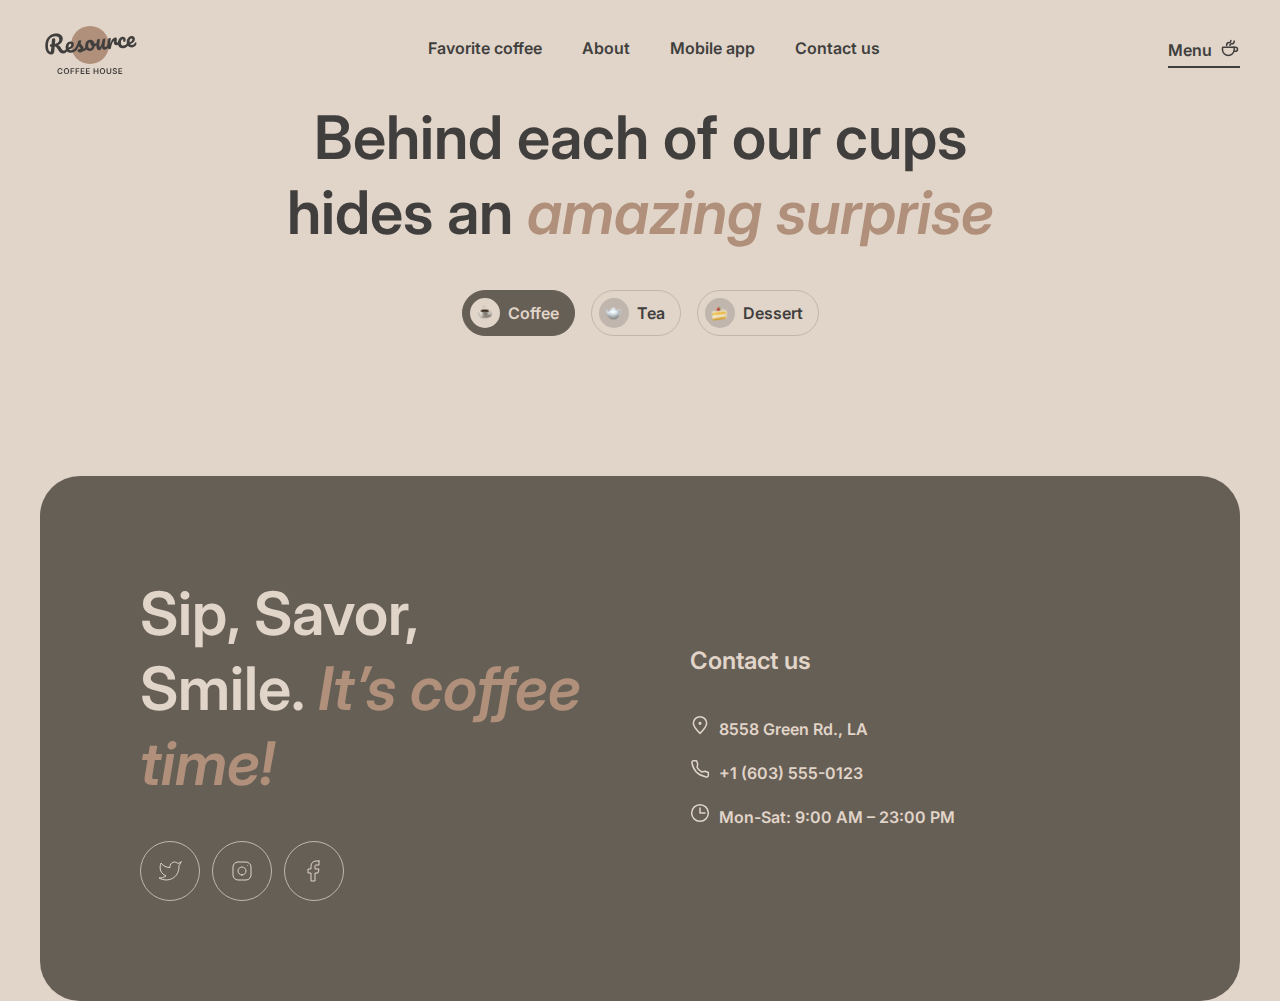
<file: menu.html>
<!DOCTYPE html>
<html lang="en">

<head>
  <meta charset="UTF-8">
  <meta name="viewport" content="width=device-width, initial-scale=1.0">
  <link rel="stylesheet" href="css/app.css">
  <!-- <link href="https://fonts.cdnfonts.com/css/inter?styles=29139,29140,29141" rel="stylesheet"> -->
  <link rel="preconnect" href="https://fonts.googleapis.com">
  <link rel="preconnect" href="https://fonts.gstatic.com" crossorigin>
  <link href="https://fonts.googleapis.com/css2?family=Inter:wght@400;600&display=swap" rel="stylesheet">
  <title>Coffee-House</title>
  <link rel="icon" href="img/icon/favicon.svg" type="image/x-icon">

</head>

<body>

  <div class="body-wraper">
    <header class="container header">
      <nav class="nav">
        <a href="index.html" class="menu__logo"><img src="img/icon/logo.svg" alt="logo"></a>
        <ul class="nav__box">
          <li></li>
          <li><a href="index.html#favorite-coffee" class="nav__link">Favorite coffee</a></li>
          <li><a href="index.html#about" class="nav__link">About</a></li>
          <li><a href="index.html#mobile-app" class="nav__link">Mobile app</a></li>
          <li><a href="#contact" class="nav__link">Contact us</a></li>
          <li> <a class="nav__link p p-bold nav__link--active " href="">Menu
              <img class="nav__icon" src="img/icon/coffee-cup.svg" alt="icon cup of coffe">
            </a>
          </li>
        </ul>
        <div class="burger">
          <span class="burger__line-1">
          </span>
          <span class="burger__line-2">
          </span>
        </div>
      </nav>
    </header>

    <section class="container offer">
      <h1 class="h2 offer__h1">Behind each of our cups hides an <span class="accent">amazing surprise</span></h1>
      <div class="offer__list mt-40">
        <button class="button button-type button-type--active" id="button-coffee">
          <img class="button-type__icon" src="img/icon/coffee.svg" alt="coffe-icon">
          <span class="p p-bold button-type__text ">Coffee</span>
        </button>
        <button class="button button-type" id="button-tea">
          <span class="button-type__icon"><img src="img/icon/tea.svg" alt="tea-icon"></span>
          <span class="p p-bold button-type__text">Tea</span>
        </button>
        <button class="button button-type" id="button-dessert">
          <span class="button-type__icon"><img src="img/icon/dessert.svg" alt="coffe-icon"></span>
          <span class="p p-bold button-type__text">Dessert</span>
        </button>
      </div>
    </section>

    <section class="container mt-40">

      <div class="catalog">
      </div>
      <div class="button-refresh button">
        <svg class="button-refresh__icon" xmlns="http://www.w3.org/2000/svg" width="24" height="24" viewBox="0 0 24 24"
          fill="none">
          <path
            d="M21.8883 13.5C21.1645 18.3113 17.013 22 12 22C6.47715 22 2 17.5228 2 12C2 6.47715 6.47715 2 12 2C16.1006 2 19.6248 4.46819 21.1679 8"
            stroke="#403F3D" stroke-linecap="round" stroke-linejoin="round" />
          <path d="M17 8H21.4C21.7314 8 22 7.73137 22 7.4V3" stroke="#403F3D" stroke-linecap="round"
            stroke-linejoin="round" />
        </svg>
      </div>
    </section>

    <footer id="contact" class="container mt-100">
      <div class="footer">
        <div class="footer__wrapper">
          <h2 class="light-color h2">Sip, Savor, Smile. <span class="accent">It’s coffee time!</span></h2>
          <div class="footer__button mt-40">
            <a class="button social-media-btn">
              <svg class="social-media-btn__icon" xmlns="http://www.w3.org/2000/svg" width="24" height="24"
                viewBox="0 0 24 24" fill="none">
                <path
                  d="M23 3.01006C23 3.01006 20.9821 4.20217 19.86 4.54006C19.2577 3.84757 18.4573 3.35675 17.567 3.13398C16.6767 2.91122 15.7395 2.96725 14.8821 3.29451C14.0247 3.62177 13.2884 4.20446 12.773 4.96377C12.2575 5.72309 11.9877 6.62239 12 7.54006V8.54006C10.2426 8.58562 8.50127 8.19587 6.93101 7.4055C5.36074 6.61513 4.01032 5.44869 3 4.01006C3 4.01006 -1 13.0101 8 17.0101C5.94053 18.408 3.48716 19.109 1 19.0101C10 24.0101 21 19.0101 21 7.51006C20.9991 7.23151 20.9723 6.95365 20.92 6.68006C21.9406 5.67355 23 3.01006 23 3.01006Z"
                  stroke="#E1D4C9" stroke-linecap="round" stroke-linejoin="round" />
              </svg>
            </a>
            <a class="button social-media-btn">
              <svg class="social-media-btn__icon" xmlns="http://www.w3.org/2000/svg" width="24" height="24"
                viewBox="0 0 24 24" fill="none">
                <path
                  d="M12 16C14.2091 16 16 14.2091 16 12C16 9.79086 14.2091 8 12 8C9.79086 8 8 9.79086 8 12C8 14.2091 9.79086 16 12 16Z"
                  stroke="#E1D4C9" stroke-linecap="round" stroke-linejoin="round" />
                <path
                  d="M3 16V8C3 5.23858 5.23858 3 8 3H16C18.7614 3 21 5.23858 21 8V16C21 18.7614 18.7614 21 16 21H8C5.23858 21 3 18.7614 3 16Z"
                  stroke="#E1D4C9" />
                <path d="M17.5 6.51L17.51 6.49889" stroke="#E1D4C9" stroke-linecap="round" stroke-linejoin="round" />
              </svg>
            </a>
            <a class="button social-media-btn">
              <svg class="social-media-btn__icon" xmlns="http://www.w3.org/2000/svg" width="24" height="24"
                viewBox="0 0 24 24" fill="none">
                <path
                  d="M17 2H14C12.6739 2 11.4021 2.52678 10.4645 3.46447C9.52678 4.40215 9 5.67392 9 7V10H6V14H9V22H13V14H16L17 10H13V7C13 6.73478 13.1054 6.48043 13.2929 6.29289C13.4804 6.10536 13.7348 6 14 6H17V2Z"
                  stroke="#E1D4C9" stroke-linecap="round" stroke-linejoin="round" />
              </svg>
            </a>
          </div>
        </div>
        <div class="footer__contact">
          <h3 class="h3 light-color">Contact us</h3>
          <div class="footer__menu mt-40">
            <a class="footer__item p p-bold light-color"
              href="https://www.google.com/maps/place/Ruma/@44.9882337,19.7540263,12z/data=!3m1!4b1!4m18!1m11!4m10!1m4!2m2!1d20.4857003!2d44.8036585!4e1!1m3!2m2!1d18.4535477!2d45.2855547!3e3!3m5!1s0x475babf35738e1bb:0x6c58e200cf34e687!8m2!3d45.0080557!4d19.8159959!16zL20vMDFwc21w?entry=ttu"
              target="_blank">
              <img class="footer__icon" src="img/icon/pin-alt.svg" alt="location icon">
              8558 Green Rd., LA
            </a>
            <a class="footer__item p p-bold light-color" href="tel:+1234567890">
              <img class="footer__icon" src="img/icon/phone.svg" alt="phone icon">
              +1 (603) 555-0123
            </a>
            <p class="footer__item p p-bold light-color">
              <img class="footer__icon" src="img/icon/clock.svg" alt="clock icon">
              Mon-Sat: 9:00 AM – 23:00 PM
            </p>
          </div>
        </div>
      </div>
    </footer>
  </div>

  <div class="modal">
  </div>

  <script defer src="burger-menu.js"></script>
  <script defer src="catalog.js"></script>

</body>

</html>
</file>
<file: css/app.css>
html {
  scroll-behavior: smooth;
}

body {
  margin: 0;
  height: 100%;
  font-family: Inter, sans-serif;
  color: #403F3D;
  background: #E1D4C9;
}

.body-wraper {
  overflow: hidden;
  width: 100%;
  position: relative;
}

p,
h1,
h2,
h3,
h4,
h5 {
  margin: 0;
  margin-block: 0;
}

ul {
  list-style-type: none;
  margin: 0;
  padding: 0;
}

a {
  text-decoration: none;
  cursor: pointer;
}

.container {
  box-sizing: border-box;
  display: block;
  max-width: 1440px;
  margin: 0 auto;
  padding: 0 40px;
}
@media (max-width: 505px) {
  .container {
    padding: 0 16px;
  }
}

.mt-100 {
  margin-top: 100px;
}

.mt-40 {
  margin-top: 40px;
}

.mt-20 {
  margin-top: 15px;
}

.h1 {
  font-feature-settings: "clig" off, "liga" off;
  font-size: 72px;
  font-weight: 600;
  line-height: 106%;
}
@media (max-width: 505px) {
  .h1 {
    font-size: 42px;
    line-height: 116%;
  }
}

.h2 {
  font-size: 60px;
  font-weight: 600;
  line-height: 125%;
  color: #403F3D;
}
@media (max-width: 505px) {
  .h2 {
    font-size: 2rem;
  }
}

.h3 {
  font-size: 1.5rem;
  font-weight: 600;
}

.p {
  font-size: 1rem;
  font-weight: 400;
  font-family: "Inter", sans-serif;
  line-height: 150%;
  color: #403F3D;
}

.p-bold {
  font-weight: 600;
}

.light-color {
  color: #E1D4C9;
}

.accent {
  font-style: italic;
  color: #B0907A;
}

.button {
  display: block;
  box-sizing: border-box;
  font-family: Inter, sans-serif;
  font-size: 16px;
  font-weight: 600;
  border-radius: 100px;
  cursor: pointer;
}

.nav {
  position: relative;
  display: flex;
  justify-content: space-between;
  align-items: center;
  height: 60px;
  padding: 20px 0;
  background: #E1D4C9;
}
.nav .menu__logo {
  align-self: flex-start;
}
.nav__box {
  display: grid;
  grid-template-columns: auto repeat(4, max-content) auto;
  width: 100%;
  gap: 40px;
}
.nav__box li:last-child {
  justify-self: end;
}
@media (max-width: 768px) {
  .nav__box {
    position: fixed;
    top: 100px;
    left: 100%;
    z-index: 10;
    display: flex;
    flex-direction: column;
    align-items: center;
    gap: 60px;
    width: calc(100% - 32px);
    height: calc(100% - 80px);
    padding: 60px 40px;
    box-sizing: border-box;
    background: #E1D4C9;
    transition: left 0.5s ease-in-out;
  }
  .nav__box li:first-child {
    display: none;
  }
  .nav__box li:last-child {
    padding-top: 40px;
    justify-self: center;
  }
}
@media (max-width: 505px) {
  .nav__box {
    padding: 60px 16px;
  }
}
.nav__link {
  position: relative;
  display: flex;
  justify-content: center;
  align-items: center;
  gap: 8px;
  font-weight: 600;
  color: #403F3D;
}
.nav__link::after {
  content: "";
  position: absolute;
  width: 0;
  height: 2px;
  bottom: -5px;
  left: 50%;
  background: #403F3D;
  opacity: 0.5;
  transition: width 0.6s ease, left 0.6s ease;
}
@media (hover: hover) {
  .nav__link:hover::after {
    width: 100%;
    left: 0;
    opacity: 1;
  }
}
@media (max-width: 768px) {
  .nav__link {
    font-size: 32px;
    font-weight: 600;
    line-height: 125%;
  }
}
.nav__link--active {
  position: relative;
  pointer-events: none;
  cursor: default;
}
.nav__link--active::after {
  content: "";
  position: absolute;
  bottom: -5px;
  left: 0;
  width: 100%;
  height: 2px;
  opacity: 1;
}
@media (max-width: 768px) {
  .nav__link--active {
    pointer-events: all;
  }
}
.nav__icon {
  padding: 0 0 5px;
}
@media (max-width: 768px) {
  .nav__icon {
    width: 40px;
    height: 40px;
  }
}
.nav .burger {
  position: relative;
  display: none;
  box-sizing: border-box;
  width: 44px;
  height: 44px;
  border-radius: 100px;
  border: 1px solid #665F55;
  transition: all 0.5s ease;
}
.nav .burger span {
  position: absolute;
  width: 18px;
  height: 2px;
  border-radius: 100px;
  left: 13px;
  background: #403F3D;
  transition: transform 0.4s ease;
}
.nav .burger span:nth-child(1) {
  transform: translateY(-4px);
}
.nav .burger span:nth-child(2) {
  transform: translateY(4px);
}
@media (max-width: 768px) {
  .nav .burger {
    display: flex;
    flex-direction: column;
    justify-content: center;
    align-items: center;
    gap: 6px;
  }
}
@media (max-width: 768px) {
  .nav.open .nav__box {
    padding: 60px 16px;
    left: 16px;
    transition: left 0.7s ease-in-out;
  }
  .nav.open .burger span:nth-child(1) {
    transform: translateY(0) rotate(45deg);
  }
  .nav.open .burger span:nth-child(2) {
    transform: translateY(0) rotate(-45deg);
  }
}
.no-scroll {
  overflow: hidden;
}

.first-screen {
  position: relative;
  box-sizing: border-box;
  border-radius: 40px;
  overflow: hidden;
}
.first-screen video {
  position: absolute;
  top: 0;
  left: 0;
  width: 100%;
  height: 100%;
  object-fit: cover;
  background-position: center;
  background-size: cover;
}
.first-screen__wrapper {
  position: relative;
  padding: 100px;
  max-width: 530px;
  z-index: 2;
}
@media (max-width: 768px) {
  .first-screen__wrapper {
    padding: 100px 60px;
  }
}
@media (max-width: 505px) {
  .first-screen__wrapper {
    padding: 60px 16px;
  }
}
.first-screen__h1 {
  color: #E1D4C9;
}
.first-screen__text {
  margin: 40px 0;
  color: #E1D4C9;
}
.first-screen .button-primary {
  position: relative;
  width: 200px;
  padding: 20px 78px;
  background: #E1D4C9;
}
.first-screen .button-primary__text {
  color: #403F3D;
  transform: translateX(0);
  transition: transform 0.6s ease;
}
@media (hover: hover) {
  .first-screen .button-primary:hover .button-primary__text {
    transform: translateX(-15px);
  }
}
.first-screen .button-primary::after {
  position: absolute;
  content: "";
  bottom: 22px;
  right: 64px;
  width: 20px;
  height: 20px;
  background: url(../img/icon/coffee-cup.svg);
  opacity: 0;
  transition: all 0.3s ease-in-out;
}
@media (hover: hover) {
  .first-screen .button-primary:hover::after {
    opacity: 1;
  }
}
@media (max-width: 768px) {
  .first-screen .button-primary__text {
    transform: translateX(-15px);
  }
  .first-screen .button-primary::after {
    opacity: 1;
  }
}
.favorite-coffee__h2 {
  margin: 0 auto;
  text-align: center;
}
.favorite-coffee__card {
  display: grid;
  grid-template-columns: max-content 1fr max-content;
}
@media (max-width: 505px) {
  .favorite-coffee__card {
    grid-template-columns: 1fr;
  }
}
.favorite-coffee__wrapper {
  margin: 0 auto;
  max-width: 480px;
  overflow: hidden;
  animation-play-state: running;
}
.favorite-coffee__line {
  display: flex;
  width: 300%;
  transition: transform 0.4s ease-in-out;
}

.button-arrow {
  box-sizing: border-box;
  display: flex;
  justify-content: center;
  align-items: center;
  align-self: center;
  width: 60px;
  height: 60px;
  border-radius: 100px;
  border: 1px solid #665F55;
  background: transparent;
  transition: all 0.3s ease-in-out;
}
@media (hover: hover) {
  .button-arrow:hover {
    background: #665F55;
  }
  .button-arrow:hover .button-arrow__icon path {
    stroke: #E1D4C9;
  }
}
@media (max-width: 505px) {
  .button-arrow {
    display: none;
  }
}

.coffee {
  justify-self: center;
  text-align: center;
  width: 100%;
}
@media (max-width: 505px) {
  .coffee {
    width: 100%;
  }
}
.coffee__img {
  width: 100%;
}
.coffee__text {
  display: flex;
  flex-direction: column;
  gap: 16px;
}

.slider-bar {
  display: flex;
  justify-content: center;
  gap: 12px;
}

.slider-box {
  width: 40px;
  height: 4px;
  background-color: #C1B6AD;
  border-radius: 100px;
}

.slider {
  display: block;
  width: 0px;
  height: 4px;
  background-color: #665F55;
  border-radius: 100px;
  transition: width 2s ease;
}

.slider-active {
  width: 40px;
  transition: width 5.5s ease-in-out;
}

.slider-unactive {
  width: 0px;
  transition: width 0.4s ease;
}

.favorite-coffee__wrapper:hover .slider-active {
  animation-play-state: paused;
}

.gallery .h2 {
  line-height: 125%;
}
.gallery__wallpaper {
  display: flex;
  gap: 40px;
}
@media (max-width: 768px) {
  .gallery__wallpaper {
    flex-direction: column;
  }
}
.gallery__collum {
  display: flex;
  flex-direction: column;
  flex-wrap: wrap;
  gap: 40px;
  max-width: 48.5%;
}
@media (max-width: 768px) {
  .gallery__collum {
    max-width: 100%;
  }
}
.gallery__box {
  display: flex;
  justify-content: center;
  align-items: center;
  width: 100%;
  border-radius: 20px;
  overflow: hidden;
}
.gallery__image {
  transform: scale(1);
  transition: all 1s ease-in-out;
}
@media (hover: hover) {
  .gallery__image:hover {
    transform: scale(0.96);
  }
}
.gallery__box--one {
  height: 590px;
}
.gallery__box--two {
  height: 430px;
}
@media (max-width: 768px) {
  .gallery__box--two {
    display: none;
  }
}
.gallery__box--three {
  height: 430px;
}
@media (max-width: 768px) {
  .gallery__box--three {
    display: none;
  }
}
.gallery__box--four {
  height: 590px;
}

.mobile-app {
  display: grid;
  align-items: center;
  grid-template-columns: 1fr 1fr;
  grid-template-rows: 630px;
  column-gap: 100px;
}
@media (max-width: 768px) {
  .mobile-app {
    display: flex;
    flex-direction: column;
    gap: 100px;
  }
}
@media (max-width: 505px) {
  .mobile-app {
    gap: 40px;
  }
}
.mobile-app__info {
  align-self: center;
}
@media (max-width: 505px) {
  .mobile-app__info {
    align-self: start;
  }
}
.mobile-app .h2 {
  line-height: 125%;
}
.mobile-app__wrapper {
  display: flex;
  gap: 20px;
}
@media (max-width: 505px) {
  .mobile-app__wrapper {
    flex-wrap: wrap;
  }
}
.mobile-app__small-text {
  margin-bottom: 2px;
  font-size: 10px;
  line-height: 140%;
}
.mobile-app .market-button {
  display: flex;
  gap: 8px;
  width: 200px;
  padding: 11px 20px;
  border: 1px solid #665F55;
  transition: all 0.7s ease-in-out;
}
@media (hover: hover) {
  .mobile-app .market-button:hover {
    background: #665F55;
    color: #E1D4C9;
  }
  .mobile-app .market-button:hover .market-button__icon path {
    fill: #E1D4C9;
  }
  .mobile-app .market-button:hover p {
    color: #E1D4C9;
  }
}
.mobile-app__image {
  display: block;
  align-self: center;
  max-width: 100%;
  width: 100%;
  object-fit: cover;
}
@media (max-width: 768px) {
  .mobile-app__image {
    align-self: center;
    max-width: 630px;
    aspect-ratio: 1/1;
  }
}
@media (max-width: 505px) {
  .mobile-app__image {
    max-width: 100%;
    aspect-ratio: 1/1;
  }
}
.mobile-app__photo {
  width: 100%;
  height: auto;
}

.footer {
  box-sizing: border-box;
  display: grid;
  grid-template-columns: 1fr 1fr;
  column-gap: 100px;
  padding: 100px;
  border-radius: 40px;
  background: #665F55;
}
@media (max-width: 768px) {
  .footer {
    grid-template-columns: 1fr;
    row-gap: 100px;
    padding: 100px 60px;
  }
}
@media (max-width: 505px) {
  .footer {
    padding: 60px 16px;
    row-gap: 40px;
  }
}
.footer .h2 {
  line-height: 125%;
}
.footer__contact {
  align-self: center;
}
.footer__button {
  display: flex;
  gap: 12px;
  width: 200px;
}
.footer__menu {
  display: flex;
  flex-direction: column;
  align-items: flex-start;
  gap: 16px;
}
.footer__item {
  display: inline-block;
  position: relative;
  margin-bottom: 2px;
}
.footer a.footer__item {
  position: relative;
}
.footer a.footer__item::after {
  content: "";
  position: absolute;
  width: 0;
  height: 2px;
  bottom: -5px;
  left: 50%;
  background: #E1D4C9;
  opacity: 0.5;
  transition: width 0.6s ease, left 0.6s ease;
}
@media (hover: hover) {
  .footer a.footer__item:hover::after {
    width: 100%;
    left: 0;
    opacity: 1;
  }
}
.footer__icon {
  margin-right: 5px;
}

.social-media-btn {
  display: block;
  box-sizing: border-box;
  width: 60px;
  height: 60px;
  padding: 17px;
  border: 1px solid #C1B6AD;
  background: transparent;
  transition: all 0.3s ease-in-out;
}
@media (hover: hover) {
  .social-media-btn:hover {
    background: #E1D4C9;
  }
  .social-media-btn:hover .social-media-btn__icon path {
    stroke: #665F55;
  }
}

.nav__link.active,
.nav__menu.active {
  position: relative;
}
.nav__link.active::after,
.nav__menu.active::after {
  content: "";
  position: absolute;
  width: 100%;
  height: 2px;
  bottom: -5px;
  left: 0;
  background: #403F3D;
  opacity: 1;
}
.nav__link.active a,
.nav__menu.active a {
  cursor: none;
}

.offer {
  margin: 0 auto;
}
.offer__h1 {
  max-width: 800px;
  margin: 0 auto;
  line-height: 125%;
  text-align: center;
}
.offer__list {
  display: flex;
  justify-content: center;
  gap: 16px;
}
@media (max-width: 505px) {
  .offer__list {
    gap: 8px;
  }
}

.button-type {
  box-sizing: border-box;
  display: flex;
  align-items: center;
  gap: 8px;
  padding: 7px 15px 7px 7px;
  color: #403F3D;
  background-color: transparent;
  border: 1px solid #C1B6AD;
  transition: all 0.6s ease-in-out;
}
.button-type.button-type--active {
  color: #C1B6AD;
  background: #665F55;
  border: 1px solid #665F55;
  pointer-events: none;
  cursor: default;
}
@media (hover: hover) {
  .button-type:hover {
    background-color: #665F55;
    border: 1px solid #665F55;
  }
  .button-type:hover .button-type__icon {
    background: #E1D4C9;
  }
  .button-type:hover .button-type__text {
    color: #E1D4C9;
  }
}
.button-type__icon {
  display: flex;
  align-items: center;
  justify-content: center;
  box-sizing: border-box;
  width: 30px;
  height: 30px;
  padding: 7px;
  border-radius: 100px;
  background: #C1B6AD;
}
.button-type__icon--active {
  background: #E1D4C9;
}
.button-type.button-type--active .button-type__icon {
  color: #403F3D;
  background: #E1D4C9;
}

.button-type.button-type--active .button-type__text {
  color: #E1D4C9;
}

.catalog {
  box-sizing: border-box;
  display: grid;
  grid-template-columns: repeat(auto-fill, minmax(310px, 0.33fr));
  width: 100%;
  justify-content: center;
  gap: 40px;
  max-width: 1360px;
}
.card {
  box-sizing: border-box;
  max-height: 506px;
  border-radius: 40px;
  border: 1px solid #C1B6AD;
  cursor: pointer;
}
.card__box {
  display: flex;
  justify-content: center;
  align-items: center;
  min-width: 308px;
  height: 308px;
  vertical-align: middle;
  border-radius: 40px;
  overflow: hidden;
}
.card__image {
  width: 100%;
  transform: scale(1.1);
  transition: all 0.9s ease-in-out;
}
@media (hover: hover) {
  .card:hover .card__image {
    transform: scale(1);
  }
}
.card__text {
  display: flex;
  justify-content: space-between;
  flex-direction: column;
  height: 156px;
  padding: 22px 19px;
}
.card .coffee__name {
  padding-bottom: 12px;
}
@media (max-width: 768px) {
  .card.hide {
    display: none;
  }
}

@media (max-width: 768px) {
  .button-refresh {
    justify-content: center;
    align-items: center;
    width: 60px;
    height: 60px;
    margin: 0 auto;
    margin-top: 40px;
    border: 1px solid #665F55;
  }
}

@media (max-width: 768px) {
  .hide {
    display: none;
  }
}

.modal {
  display: none;
  position: fixed;
  z-index: 50;
  top: 0;
  height: 100vh;
  width: 100%;
  flex-direction: column;
  justify-content: center;
  background: rgba(64, 63, 61, 0.8);
}
.modal__container {
  box-sizing: border-box;
  display: flex;
  gap: 20px;
  max-width: 800px;
  padding: 16px;
  margin: 0 auto;
  border-radius: 40px;
  background: #E1D4C9;
}
@media (max-width: 900px) {
  .modal__container {
    margin: 0 40px;
  }
}
@media (max-width: 635px) {
  .modal__container {
    margin: 0 19px;
  }
}
.modal__box {
  display: flex;
  justify-content: center;
  align-items: center;
  min-width: 308px;
  height: 308px;
  vertical-align: middle;
  border-radius: 40px;
  overflow: hidden;
}
@media (max-width: 635px) {
  .modal__box {
    display: none;
  }
}
.modal__image {
  width: 100%;
  transform: scale(1.1);
}
.modal__text {
  display: flex;
  gap: 20px;
  justify-content: space-between;
  flex-direction: column;
}
.modal__name h3 {
  margin-bottom: 12px;
}
.modal__list p {
  line-height: 150%;
}
.modal__btn {
  display: flex;
  flex-wrap: wrap;
  gap: 8px;
  margin-top: 8px;
}
.modal__price {
  display: flex;
  justify-content: space-between;
}
.modal__disclaimer {
  display: flex;
  align-items: start;
  gap: 8px;
  padding: 12px 0;
  border-top: 1px solid #C1B6AD;
}
.modal__disclaimer p {
  font-size: 10px;
}
.modal__btn-close {
  width: 100%;
  padding: 10px;
  background: transparent;
  border: 1px solid #665F55;
}
@media (hover: hover) {
  .modal__btn-close:hover {
    background: #665F55;
    color: #E1D4C9;
  }
}

.modal-unshow {
  display: none;
}

.btn-size {
  color: #403F3D;
}

.btn-size--active {
  background: #665F55;
  border: 1px solid #665F55;
}

.button-type.btn-size--active .button-type__icon {
  color: #403F3D;
  background: #E1D4C9;
}

.button-type.btn-size--active .button-type__text {
  color: #E1D4C9;
}

.btn-add--active {
  color: #C1B6AD;
  background: #665F55;
  border: 1px solid #665F55;
}

.button-type.btn-add--active .button-type__icon {
  color: #403F3D;
  background: #E1D4C9;
}

.button-type.btn-add--active .button-type__text {
  color: #E1D4C9;
}
</file>
